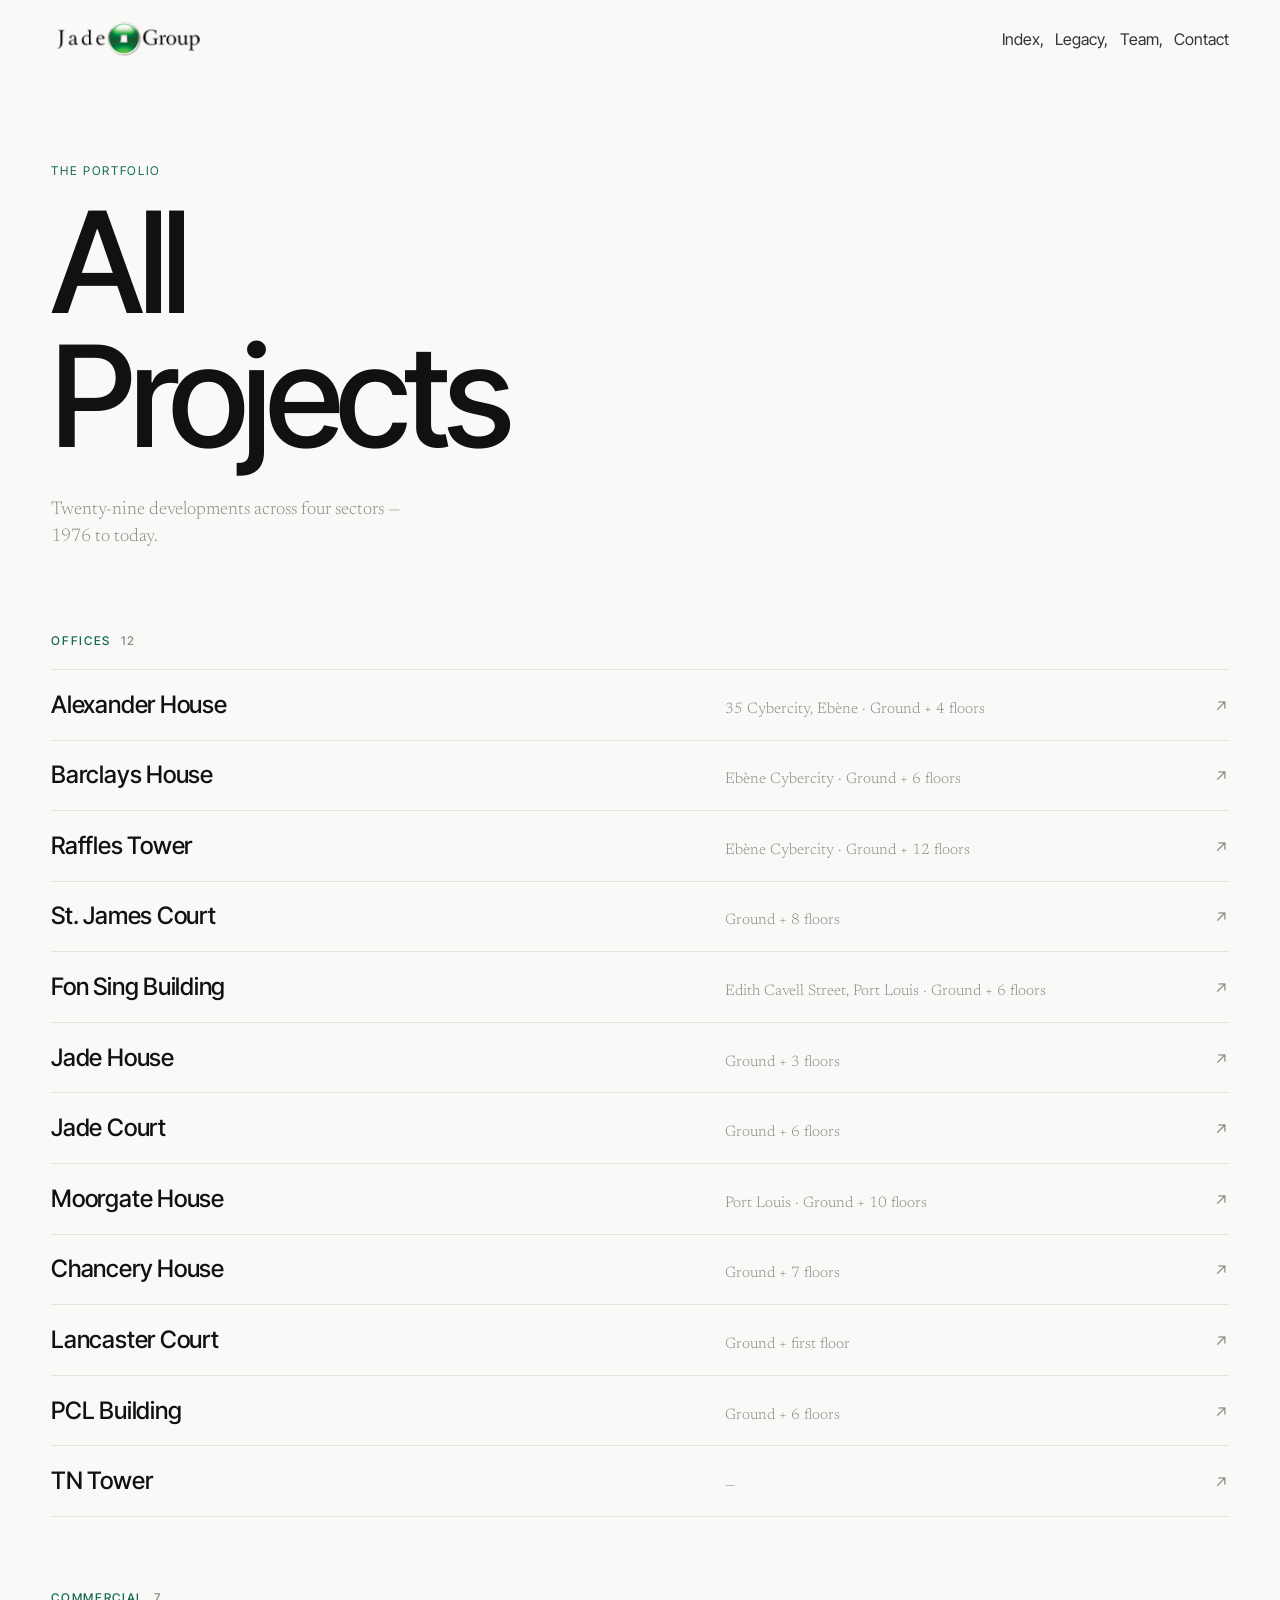
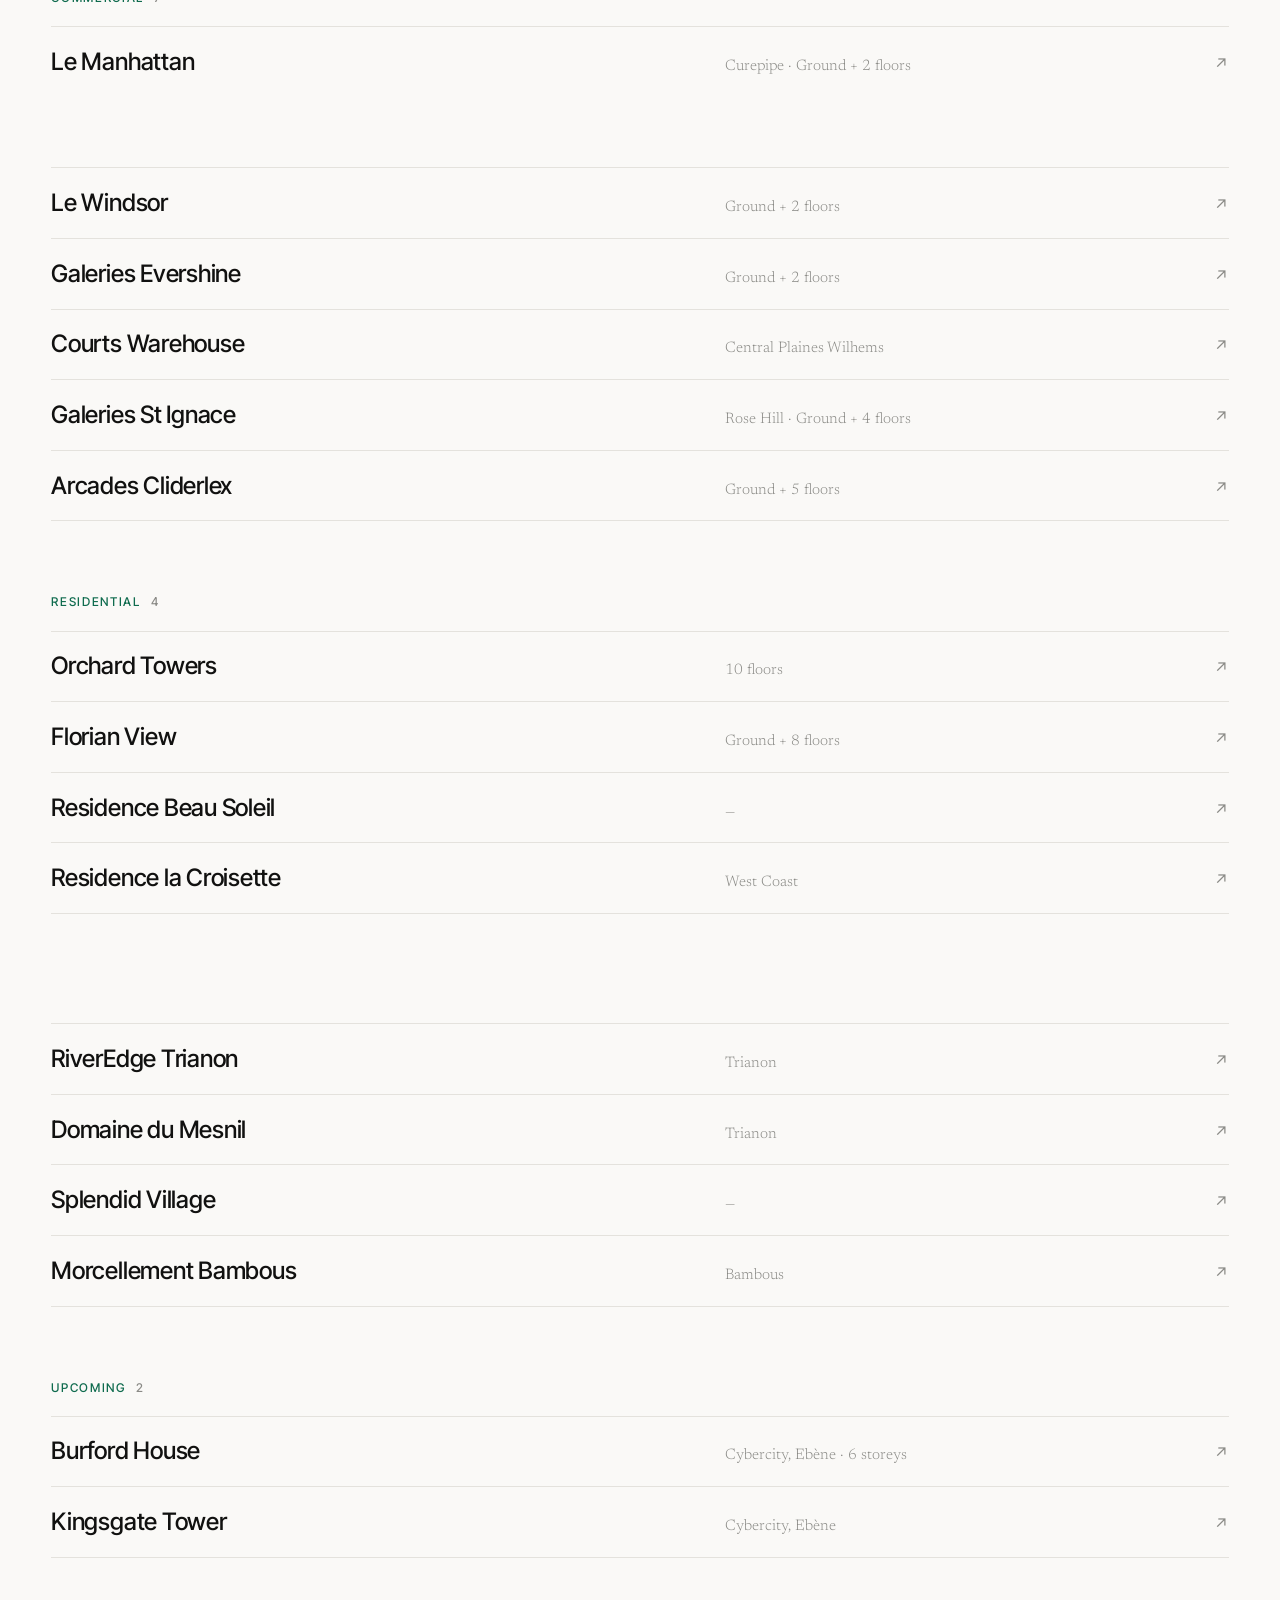
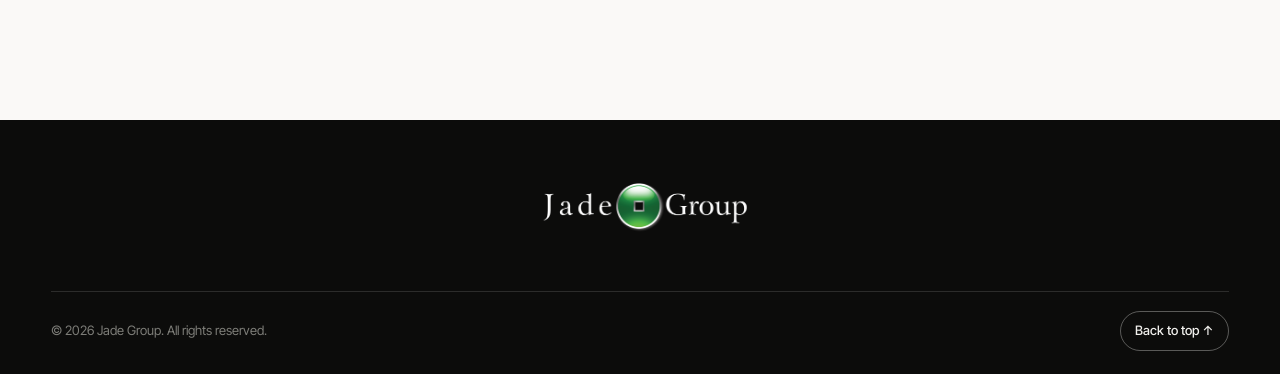
<file: project.html>
<!DOCTYPE html>
<html lang="en">
<head>
  <meta charset="UTF-8">
  <meta name="viewport" content="width=device-width, initial-scale=1.0">
  <title>Project — Jade Group</title>
  <meta name="description" content="A Jade Group development in Mauritius.">

  <!-- Defaults. The script below rewrites title/description/og:* per project,
       which Google honours (it renders JS). Non-rendering scrapers such as
       WhatsApp and Facebook only ever see these defaults, because every
       project shares this one file via ?p=<slug>. Giving each project its own
       social preview needs one static page per project — see README. -->
  <link rel="canonical" href="https://www.jadegroup.mu/projects.html">
  <meta property="og:type" content="article">
  <meta property="og:site_name" content="Jade Group">
  <meta property="og:locale" content="en_MU">
  <meta property="og:url" content="https://www.jadegroup.mu/projects.html">
  <meta property="og:title" content="Projects — Jade Group">
  <meta property="og:description" content="Office buildings, commercial centres, residences and land developments across Mauritius since 1976.">
  <meta property="og:image" content="https://www.jadegroup.mu/img/og-cover.jpg">
  <meta property="og:image:width" content="1200">
  <meta property="og:image:height" content="630">
  <meta property="og:image:alt" content="Raffles Tower, Barclays House and Alexander House at night in Ebène Cybercity">
  <meta name="twitter:card" content="summary_large_image">
  <meta name="twitter:title" content="Projects — Jade Group">
  <meta name="twitter:description" content="Office buildings, commercial centres, residences and land developments across Mauritius since 1976.">
  <meta name="twitter:image" content="https://www.jadegroup.mu/img/og-cover.jpg">
  <meta name="theme-color" content="#0c0c0b">

  <script>document.documentElement.classList.add("js");</script>

  <link rel="preconnect" href="https://fonts.googleapis.com">
  <link rel="preconnect" href="https://fonts.gstatic.com" crossorigin>
  <link href="https://fonts.googleapis.com/css2?family=Inter+Tight:wght@300;400;500;600&family=Newsreader:ital,opsz,wght@0,6..72,300;0,6..72,400;1,6..72,300;1,6..72,400&display=swap" rel="stylesheet">

  <link rel="stylesheet" href="css/style.css?v=20260802-1">
  <link rel="icon" href="img/favicon.svg?v=20260717-2" type="image/svg+xml">
</head>
<body id="top">

  <header class="nav">
    <a class="nav__brand" href="index.html" aria-label="Jade Group — home">
      <img class="nav__logo nav__logo--light" src="img/brand/jade-group-white.png" alt="">
      <img class="nav__logo nav__logo--dark" src="img/brand/jade-group-dark.png" alt="Jade Group">
    </a>
    <nav class="nav__links" aria-label="Main">
      <a href="index.html">Index,</a>
      <a href="projects.html">Projects,</a>
      <a href="index.html#people">Team,</a>
      <a href="index.html#contact">Contact</a>
    </nav>
  </header>

  <main class="pdetail">
    <header class="pdetail__head">
      <p class="pdetail__crumb reveal"><a href="projects.html">← All projects</a></p>
      <p class="eyebrow reveal" id="p-cat"></p>
      <h1 class="reveal" id="p-name"></h1>
    </header>

    <section class="pdetail__body">
      <div class="pdetail__meta reveal">
        <dl>
          <div id="p-location-row"><dt>Location</dt><dd id="p-location"></dd></div>
          <div id="p-floors-row"><dt>Scale</dt><dd id="p-floors"></dd></div>
          <div><dt>Sector</dt><dd id="p-sector"></dd></div>
          <div><dt>Enquiries</dt><dd>Charles Li<br><a href="mailto:charles.li@jadegroup.mu">charles.li@jadegroup.mu</a></dd></div>
        </dl>
      </div>
      <div class="pdetail__text">
        <p class="pdetail__lead serif reveal" id="p-lead"></p>
        <p class="pdetail__desc reveal" id="p-body"></p>
        <div class="pdetail__features reveal" id="p-features-wrap">
          <h2>Features</h2>
          <ul id="p-features"></ul>
        </div>
      </div>
    </section>

    <section class="pdetail__gallery" id="p-gallery"></section>

    <nav class="pdetail__next reveal" aria-label="Next project">
      <p class="eyebrow">Next project</p>
      <a id="p-next" href="#"><span class="serif" id="p-next-name"></span> <span aria-hidden="true">→</span></a>
    </nav>
  </main>

  <footer class="footer">
    <img class="footer__logo" src="img/brand/jade-group-white.png" alt="Jade Group">
    <div class="footer__row">
      <p>© 2026 Jade Group. All rights reserved.</p>
      <a href="#top">Back to top ↑</a>
    </div>
  </footer>

  <script src="js/projects-data.js?v=20260727-1"></script>
  <script>
    (function () {
      var slug = new URLSearchParams(window.location.search).get("p");
      var all = window.JADE_PROJECTS;
      var i = all.findIndex(function (p) { return p.slug === slug; });
      if (i === -1) { window.location.replace("projects.html"); return; }
      var p = all[i];

      var pageTitle = p.name + " — Jade Group";
      var pageDesc = p.name + " — " + p.blurb + " A Jade Group development in Mauritius.";
      var pageUrl = "https://www.jadegroup.mu/project.html?p=" + p.slug;
      var pageImg = p.images && p.images.length
        ? "https://www.jadegroup.mu/" + p.images[0]
        : "https://www.jadegroup.mu/img/og-cover.jpg";

      document.title = pageTitle;

      // Keep the social/canonical tags in step with the project being shown.
      var meta = {
        'meta[name="description"]': pageDesc,
        'meta[property="og:title"]': pageTitle,
        'meta[property="og:description"]': pageDesc,
        'meta[property="og:url"]': pageUrl,
        'meta[property="og:image"]': pageImg,
        'meta[property="og:image:alt"]': "Photograph of " + p.name,
        'meta[name="twitter:title"]': pageTitle,
        'meta[name="twitter:description"]': pageDesc,
        'meta[name="twitter:image"]': pageImg
      };
      Object.keys(meta).forEach(function (sel) {
        var el = document.querySelector(sel);
        if (el) el.setAttribute("content", meta[sel]);
      });
      var canonical = document.querySelector('link[rel="canonical"]');
      if (canonical) canonical.setAttribute("href", pageUrl);

      var $ = function (id) { return document.getElementById(id); };
      $("p-cat").textContent = p.category;
      $("p-name").textContent = p.name;
      $("p-sector").textContent = p.category;
      $("p-lead").textContent = p.blurb;

      if (p.location) {
        if (p.mapUrl) {
          var mapLink = document.createElement("a");
          mapLink.href = p.mapUrl;
          mapLink.target = "_blank";
          mapLink.rel = "noopener";
          mapLink.textContent = p.location + " ↗";
          mapLink.setAttribute("aria-label", "Open " + p.name + " in Google Maps");
          $("p-location").appendChild(mapLink);
        } else { $("p-location").textContent = p.location; }
      }
      else { $("p-location-row").remove(); }

      if (p.floors) { $("p-floors").textContent = p.floors; }
      else { $("p-floors-row").remove(); }

      if (p.body && p.body !== p.blurb) { $("p-body").textContent = p.body; }
      else { $("p-body").remove(); }

      if (p.features && p.features.length) {
        var ul = $("p-features");
        p.features.forEach(function (f) {
          var li = document.createElement("li");
          li.textContent = f;
          ul.appendChild(li);
        });
      } else { $("p-features-wrap").remove(); }

      var gallery = $("p-gallery");
      if (p.images && p.images.length) {
        p.images.forEach(function (src) {
          var fig = document.createElement("figure");
          var img = document.createElement("img");
          img.src = src;
          img.alt = (p.category === "Upcoming" ? "Architectural render of " : "Photograph of ") + p.name;
          img.loading = "lazy";
          img.decoding = "async";

          var caption = document.createElement("figcaption");
          caption.className = "photo__label";
          caption.textContent = (p.category === "Upcoming" ? "Architectural render — " : "Photograph — ") + p.name;

          fig.className = "project-photo reveal";
          fig.append(img, caption);
          gallery.appendChild(fig);
        });
        if (p.images.length === 1) gallery.classList.add("pdetail__gallery--single");
      } else {
        [0, 1].forEach(function (n) {
          var fig = document.createElement("figure");
          var label = document.createElement("span");
          fig.className = "placeholder reveal";
          fig.dataset.photo = p.name;
          label.className = "placeholder__label";
          label.textContent = "Photograph — " + p.name + " (" + (n + 1) + ")";
          fig.appendChild(label);
          gallery.appendChild(fig);
        });
      }

      var next = all[(i + 1) % all.length];
      $("p-next").href = "project.html?p=" + next.slug;
      $("p-next-name").textContent = next.name;
    })();
  </script>
  <script src="js/main.js?v=20260730-4"></script>
</body>
</html>
</file>
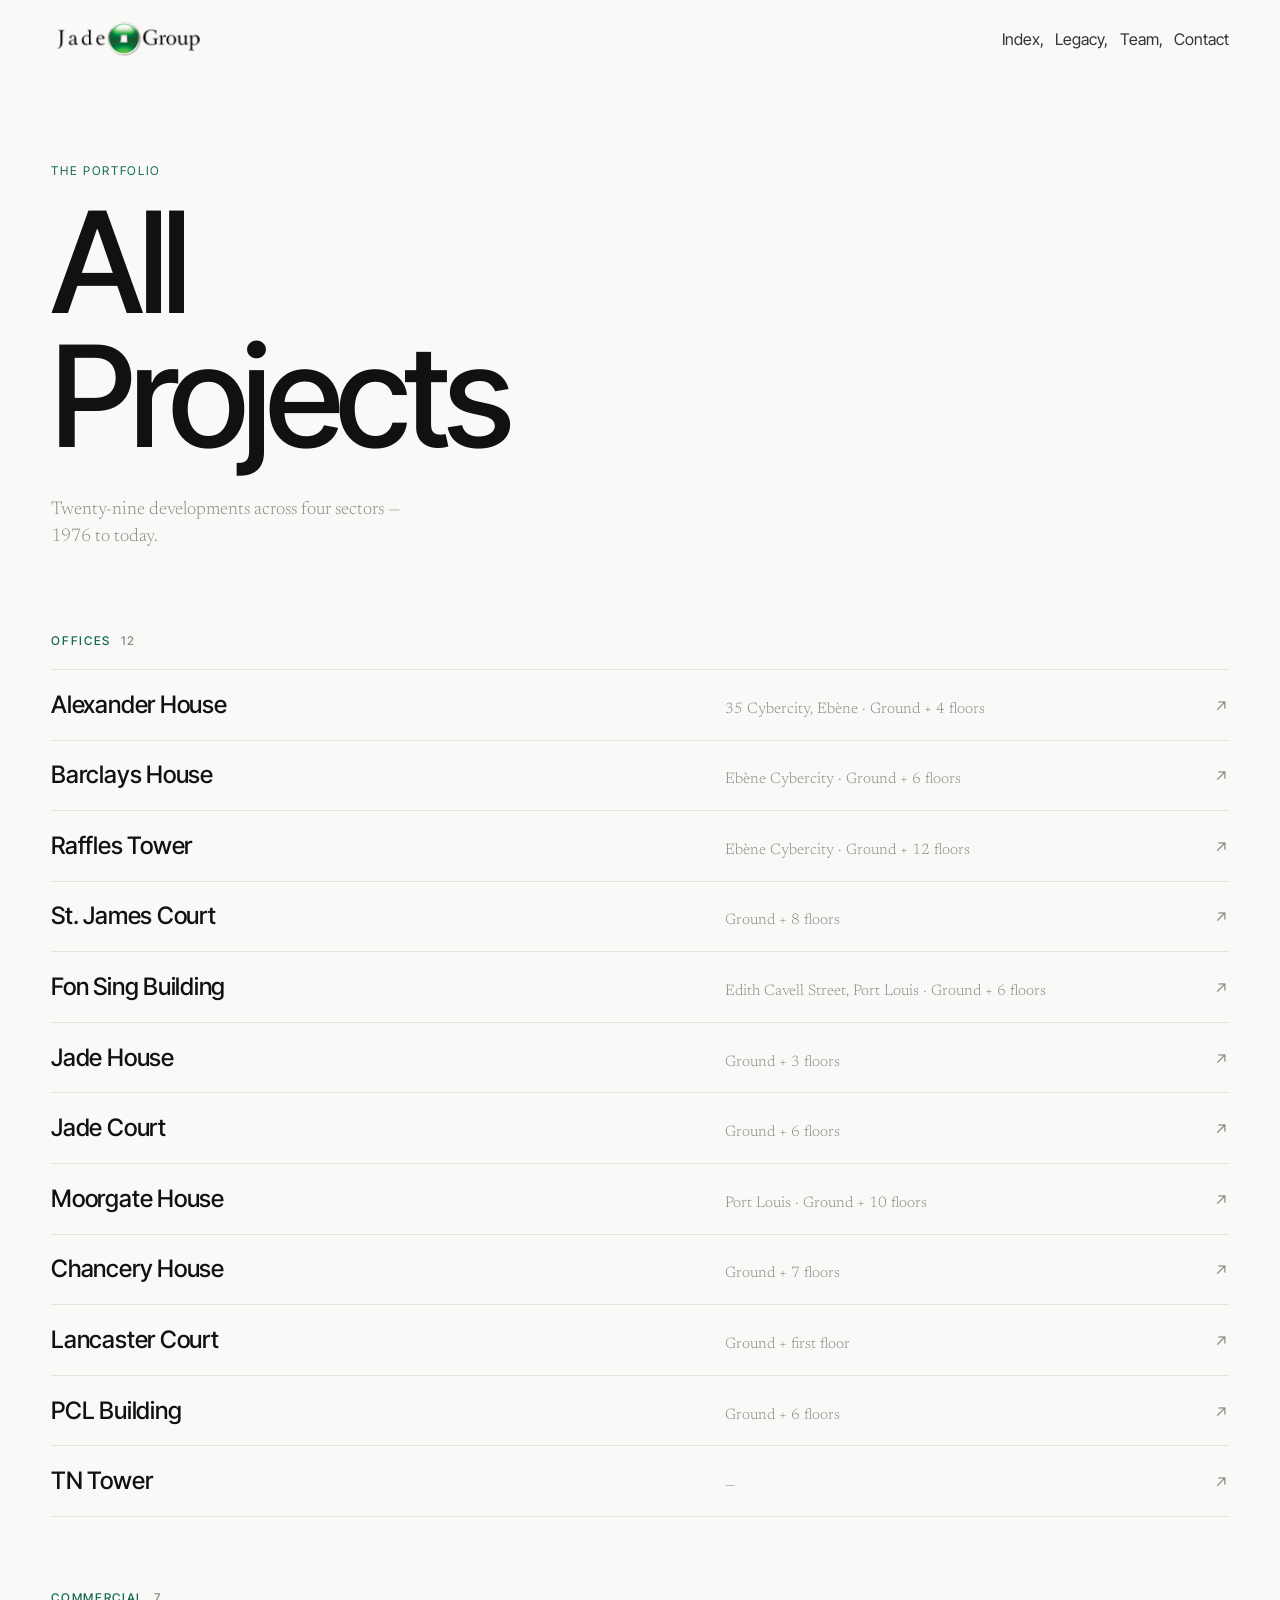
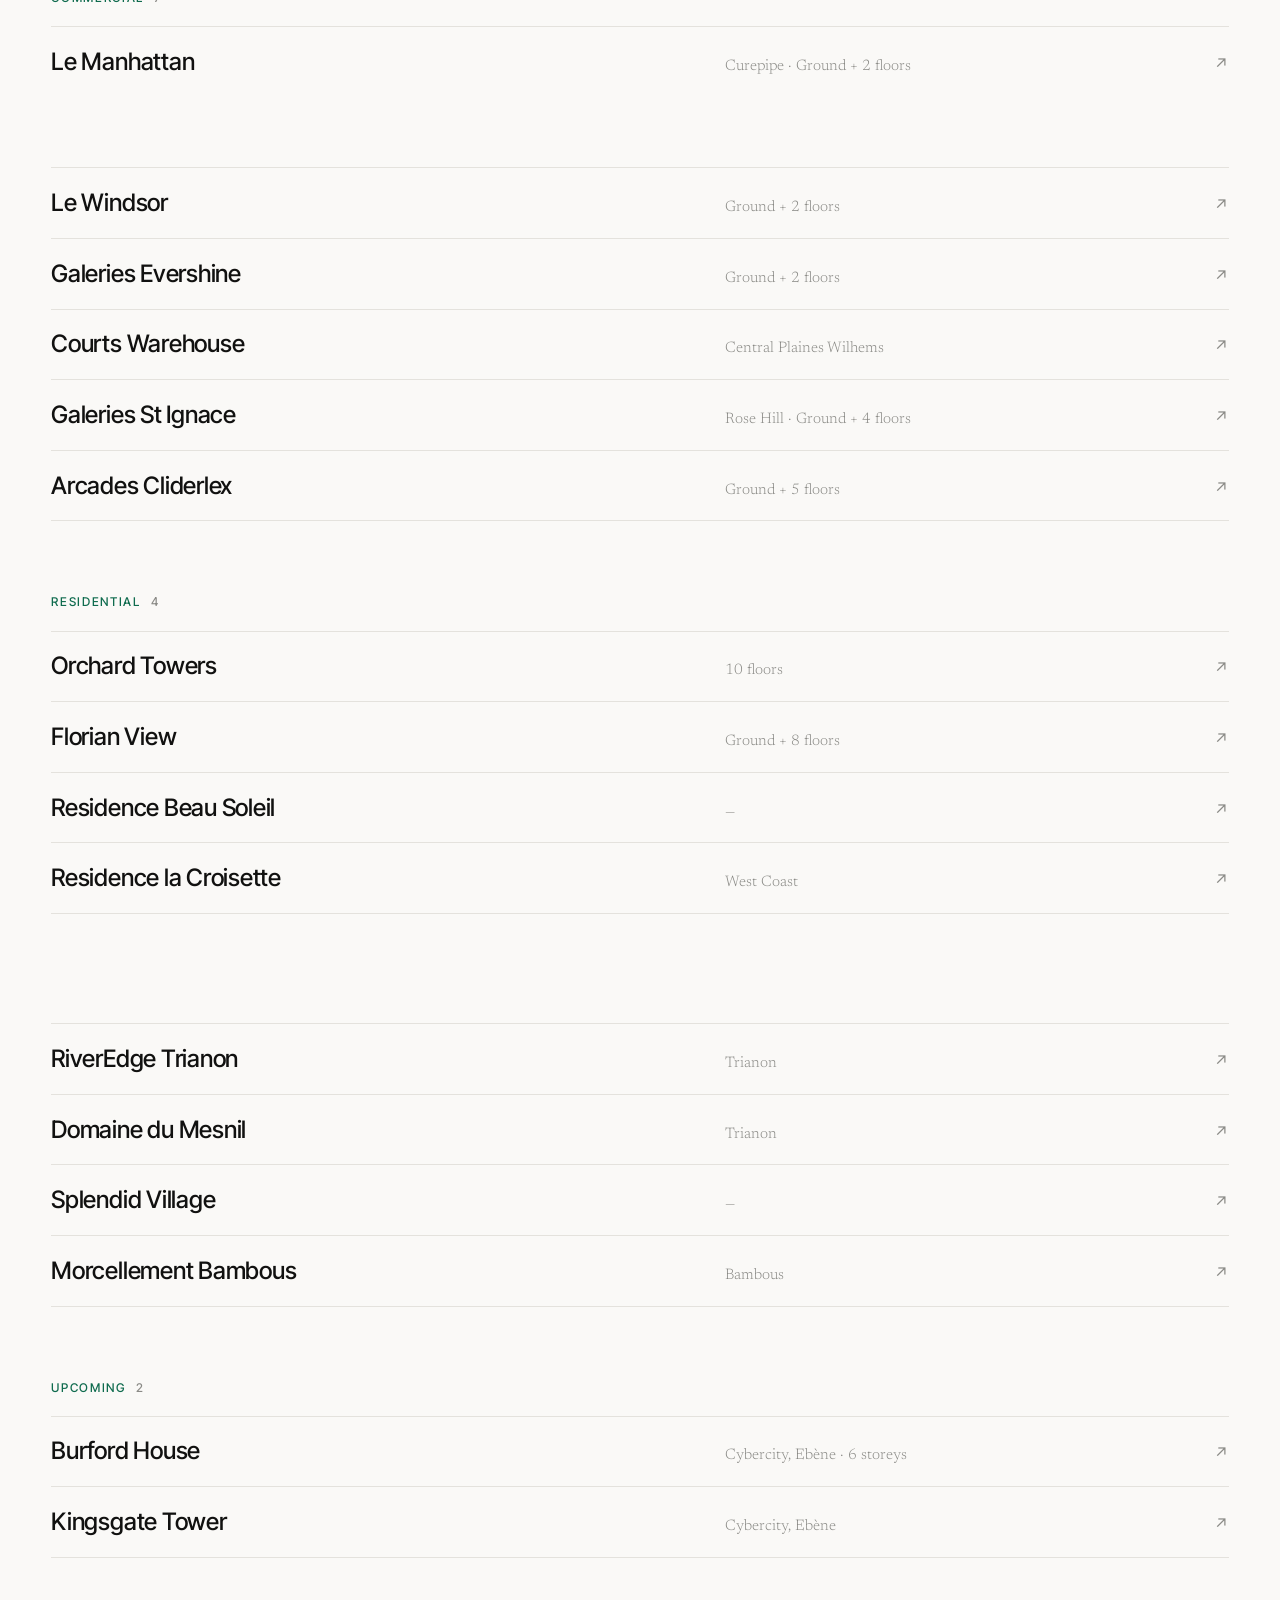
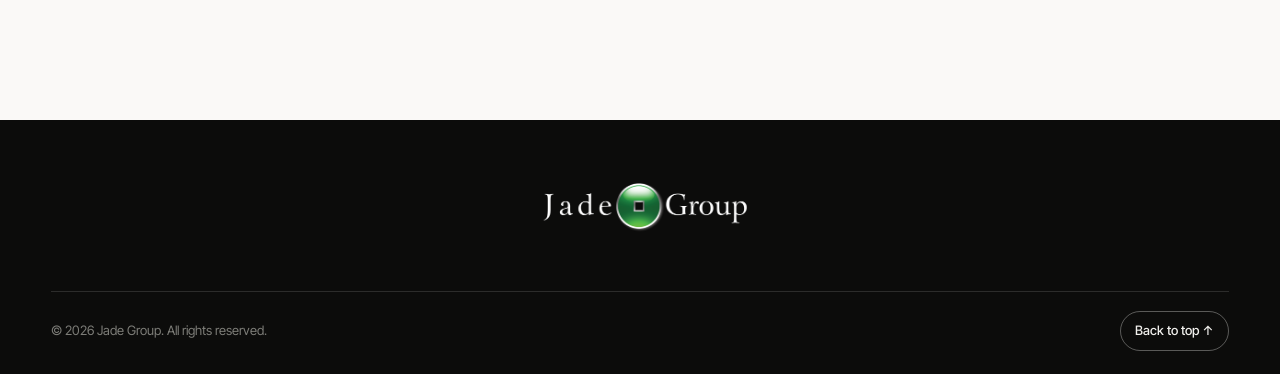
<file: projects.html>
<!DOCTYPE html>
<html lang="en">
<head>
  <meta charset="UTF-8">
  <meta name="viewport" content="width=device-width, initial-scale=1.0">
  <title>Projects — Jade Group</title>
  <meta name="description" content="The complete Jade Group portfolio — office buildings, commercial centres, residences and land developments across Mauritius since 1976.">

  <link rel="canonical" href="https://www.jadegroup.mu/projects.html">
  <meta property="og:type" content="website">
  <meta property="og:site_name" content="Jade Group">
  <meta property="og:locale" content="en_MU">
  <meta property="og:url" content="https://www.jadegroup.mu/projects.html">
  <meta property="og:title" content="All Projects — Jade Group">
  <meta property="og:description" content="Twenty-nine developments across four sectors — offices, commercial centres, residences and land parceling — throughout Mauritius since 1976.">
  <meta property="og:image" content="https://www.jadegroup.mu/img/og-cover.jpg">
  <meta property="og:image:width" content="1200">
  <meta property="og:image:height" content="630">
  <meta property="og:image:alt" content="Raffles Tower, Barclays House and Alexander House at night in Ebène Cybercity">
  <meta name="twitter:card" content="summary_large_image">
  <meta name="twitter:title" content="All Projects — Jade Group">
  <meta name="twitter:description" content="Twenty-nine developments across four sectors, throughout Mauritius since 1976.">
  <meta name="twitter:image" content="https://www.jadegroup.mu/img/og-cover.jpg">
  <meta name="theme-color" content="#0c0c0b">

  <script>document.documentElement.classList.add("js");</script>

  <link rel="preconnect" href="https://fonts.googleapis.com">
  <link rel="preconnect" href="https://fonts.gstatic.com" crossorigin>
  <link href="https://fonts.googleapis.com/css2?family=Inter+Tight:wght@300;400;500;600&family=Newsreader:ital,opsz,wght@0,6..72,300;0,6..72,400;1,6..72,300;1,6..72,400&display=swap" rel="stylesheet">

  <link rel="stylesheet" href="css/style.css?v=20260802-1">
  <link rel="icon" href="img/favicon.svg?v=20260717-2" type="image/svg+xml">
</head>
<body id="top">

  <header class="nav">
    <a class="nav__brand" href="index.html" aria-label="Jade Group — home">
      <img class="nav__logo nav__logo--light" src="img/brand/jade-group-white.png" alt="">
      <img class="nav__logo nav__logo--dark" src="img/brand/jade-group-dark.png" alt="Jade Group">
    </a>
    <nav class="nav__links" aria-label="Main">
      <a href="index.html">Index,</a>
      <a href="index.html#legacy">Legacy,</a>
      <a href="index.html#people">Team,</a>
      <a href="index.html#contact">Contact</a>
    </nav>
  </header>

  <main class="plist">
    <header class="plist__head">
      <p class="eyebrow reveal">The portfolio</p>
      <h1 class="reveal">All<br>Projects</h1>
      <p class="plist__note serif reveal">Twenty-nine developments across four sectors —<br>1976 to today.</p>
    </header>

    <div id="plist-groups"><!-- populated by script below --></div>
  </main>

  <footer class="footer">
    <img class="footer__logo" src="img/brand/jade-group-white.png" alt="Jade Group">
    <div class="footer__row">
      <p>© 2026 Jade Group. All rights reserved.</p>
      <a href="#top">Back to top ↑</a>
    </div>
  </footer>

  <script src="js/projects-data.js?v=20260726-4"></script>
  <script>
    (function () {
      var ORDER = ["Offices", "Commercial", "Residential", "Land Parceling", "Upcoming"];
      var root = document.getElementById("plist-groups");

      ORDER.forEach(function (cat) {
        var items = window.JADE_PROJECTS.filter(function (p) { return p.category === cat; });
        if (!items.length) return;

        var section = document.createElement("section");
        section.className = "plist__group";

        var head = document.createElement("h2");
        head.className = "plist__cat reveal";
        head.innerHTML = cat + ' <span class="plist__count">' + items.length + "</span>";
        section.appendChild(head);

        items.forEach(function (p) {
          var a = document.createElement("a");
          a.className = "plist__row reveal";
          a.href = "project.html?p=" + p.slug;
          var meta = [p.location, p.floors].filter(Boolean).join(" · ");
          a.innerHTML =
            '<span class="plist__name">' + p.name + "</span>" +
            '<span class="plist__meta serif">' + (meta || "—") + "</span>" +
            '<span class="plist__arrow" aria-hidden="true">↗</span>';
          section.appendChild(a);
        });

        root.appendChild(section);
      });
    })();
  </script>
  <script src="js/main.js?v=20260730-4"></script>
</body>
</html>
</file>
<file: css/style.css>
/* ============================================================
   Jade Group — editorial one-pager
   Type: Inter Tight (grotesk display/UI) + Newsreader (serif)
   Palette: near-black on warm white, inverted dark close,
            jade green used sparingly as the only accent.
   ============================================================ */

:root {
  --ink: #111110;
  --paper: #faf9f7;
  --story-paper: #f1f4ef;
  --grey: #8a8a86;
  --line: #e4e2dd;
  --jade: #0f6b4e;
  --jade-bright: #17a06e;
  --dark: #0c0c0b;
  --dark-ink: #f0efec;
  --dark-grey: #7d7d78;

  --sans: "Inter Tight", "Helvetica Neue", Helvetica, Arial, sans-serif;
  --serif: "Newsreader", Georgia, "Times New Roman", serif;

  --gutter: clamp(1.25rem, 4vw, 4rem);
  --ease: cubic-bezier(0.22, 1, 0.36, 1);
}

* { margin: 0; padding: 0; box-sizing: border-box; }

html { scroll-behavior: smooth; }

body {
  font-family: var(--sans);
  font-weight: 400;
  background: var(--paper);
  color: var(--ink);
  line-height: 1.5;
  -webkit-font-smoothing: antialiased;
  text-rendering: optimizeLegibility;
}

img { max-width: 100%; display: block; }
a { color: inherit; }
abbr { text-decoration: none; }

a:focus-visible {
  outline: 2px solid var(--jade-bright);
  outline-offset: 0.3rem;
}

.serif { font-family: var(--serif); font-weight: 300; }

.eyebrow {
  font-size: 0.75rem;
  letter-spacing: 0.14em;
  text-transform: uppercase;
  color: var(--jade);
}
.eyebrow--light { color: var(--jade-bright); }

/* ---------- reveal-on-scroll ---------- */
.js .reveal {
  opacity: 0;
  transform: translateY(2.2rem);
  transition: opacity 0.9s var(--ease), transform 0.9s var(--ease);
  transition-delay: var(--d, 0s);
}
.js .reveal.in { opacity: 1; transform: none; }

@media (prefers-reduced-motion: reduce) {
  html { scroll-behavior: auto; }
  .reveal { opacity: 1; transform: none; transition: none; }
}

/* ---------- project photography ---------- */
.project-photo {
  position: relative;
  overflow: hidden;
  background: #14231e;
}
.project-photo img {
  position: absolute;
  inset: 0;
  width: 100%;
  height: 100%;
  object-fit: cover;
  transition: transform 0.8s var(--ease), filter 0.8s var(--ease);
}
.gallery .project-photo img {
  top: -1.5rem;
  bottom: auto;
  height: calc(100% + 3rem);
  transform: translate3d(0, var(--photo-shift, 0px), 0) scale(1.025);
  will-change: transform;
}
.project-photo::after {
  content: "";
  position: absolute;
  inset: auto 0 0;
  height: 32%;
  background: linear-gradient(to top, rgba(7, 12, 10, 0.48), transparent);
  pointer-events: none;
  z-index: 2;
}

/* ---------- photo placeholders (swap for real images) ---------- */
.placeholder {
  position: relative;
  overflow: hidden;
  background:
    radial-gradient(120% 90% at 15% 10%, rgba(23, 160, 110, 0.16), transparent 60%),
    radial-gradient(90% 120% at 90% 90%, rgba(15, 107, 78, 0.22), transparent 55%),
    linear-gradient(160deg, #191a19 0%, #10201a 55%, #0c0c0b 100%);
}
.placeholder::after {
  /* fine grain */
  content: "";
  position: absolute; inset: 0;
  background-image: url("data:image/svg+xml,%3Csvg xmlns='http://www.w3.org/2000/svg' width='140' height='140'%3E%3Cfilter id='n'%3E%3CfeTurbulence type='fractalNoise' baseFrequency='0.9' numOctaves='2'/%3E%3C/filter%3E%3Crect width='140' height='140' filter='url(%23n)' opacity='0.35'/%3E%3C/svg%3E");
  opacity: 0.18;
  mix-blend-mode: overlay;
  pointer-events: none;
}
.placeholder__label {
  position: absolute;
  left: 1.1rem; bottom: 1rem;
  font-size: 0.6875rem;
  letter-spacing: 0.12em;
  text-transform: uppercase;
  color: rgba(240, 239, 236, 0.5);
  border: 1px solid rgba(240, 239, 236, 0.18);
  padding: 0.35rem 0.6rem;
  border-radius: 2rem;
  z-index: 3;
}

/* ============================================================
   NAV
   ============================================================ */
.nav {
  position: fixed;
  inset: 0 0 auto 0;
  z-index: 100;
  display: flex;
  justify-content: space-between;
  align-items: center;
  padding: 1.1rem var(--gutter);
  color: var(--ink);
  transition: color 0.25s;
}
.nav--dark { color: #fff; text-shadow: 0 1px 0.8rem rgba(0, 0, 0, 0.5); }
.nav a { text-decoration: none; }
.nav__brand {
  position: relative;
  display: block;
  width: clamp(9.5rem, 12vw, 13rem);
  aspect-ratio: 500 / 137;
  line-height: 0;
}
.nav__logo {
  position: absolute;
  inset: 0;
  display: block;
  width: 100%;
  height: 100%;
  object-fit: contain;
  object-position: left center;
  transition: opacity 0.25s;
}
.nav__logo--light { opacity: 0; }
.nav__logo--dark { opacity: 1; }
.nav--dark .nav__logo--light { opacity: 1; }
.nav--dark .nav__logo--dark { opacity: 0; }
.nav__links {
  display: flex;
  gap: 0.7rem;
  font-size: clamp(1rem, 1.15vw, 1.2rem);
  line-height: 1;
}
.nav__links a { opacity: 0.85; transition: opacity 0.25s; }
.nav__links a:hover { opacity: 1; text-decoration: underline; text-underline-offset: 0.3em; }

/* ============================================================
   HERO
   ============================================================ */
.hero {
  position: relative;
  height: 135svh;
  min-height: 0;
  color: var(--dark-ink);
}
.hero__sticky {
  position: sticky;
  top: 0;
  height: 100svh;
  display: flex;
  flex-direction: column;
  justify-content: flex-end;
  overflow: hidden;
  isolation: isolate;
}
.hero__media {
  position: absolute; inset: 0;
  z-index: -1;
  overflow: hidden;
}
.hero__media .placeholder__label { left: auto; right: 1.1rem; top: 4.2rem; bottom: auto; }
.hero__media::before {
  /* legibility scrim */
  content: "";
  position: absolute; inset: 0;
  background: linear-gradient(
    to top,
    rgba(10, 10, 9, 0.76) 0%,
    rgba(10, 10, 9, 0.38) 42%,
    transparent 68%
  );
  z-index: 3;
}
.hero__media > .hero__image {
  position: absolute;
  inset: 0;
  width: 100%;
  height: 100%;
  z-index: 0;
  object-fit: cover;
  object-position: center var(--hero-pan, 0%);
  opacity: 1;
  pointer-events: none;
  will-change: object-position;
  transition: object-position 0.04s linear;
}
.hero__inner {
  padding: 0 var(--gutter);
  margin-bottom: 3rem;
  opacity: var(--hero-copy, 0);
  transform: translate3d(0, var(--hero-copy-y, 2rem), 0);
  will-change: opacity, transform;
}
.hero__title {
  font-size: clamp(3.2rem, 11.5vw, 11rem);
  line-height: 0.96;
  font-weight: 500;
  letter-spacing: -0.035em;
  text-wrap: balance;
}
.hero__line { display: block; }
.hero__line--serif {
  font-family: var(--serif);
  font-weight: 300;
  font-style: italic;
  letter-spacing: -0.01em;
}
.hero__explore {
  display: inline-grid;
  gap: .12rem;
  margin-top: clamp(1.35rem, 2.4vh, 2.2rem);
  padding: .72rem 1rem .76rem;
  border: 1px solid rgba(255, 255, 255, .42);
  border-radius: 2rem;
  background: rgba(6, 15, 18, .38);
  color: #fff;
  text-decoration: none;
  backdrop-filter: blur(12px);
  transition: background .25s, border-color .25s, transform .35s var(--ease);
}
.hero__explore span {
  font-size: .72rem;
  font-weight: 500;
  letter-spacing: .11em;
  text-transform: uppercase;
}
.hero__explore small {
  color: rgba(255,255,255,.6);
  font-family: var(--serif);
  font-size: .72rem;
}
.hero__explore:hover {
  border-color: rgba(74, 196, 145, .9);
  background: rgba(15, 107, 78, .78);
  transform: translateY(-2px);
}
/* ============================================================
   CAPABILITIES — kinetic service rail
   ============================================================ */
.capabilities {
  position: relative;
  overflow: hidden;
  padding: clamp(1.15rem, 2.4vh, 1.75rem) 0;
  border-top: 1px solid rgba(151, 255, 210, .3);
  border-bottom: 1px solid rgba(91, 229, 173, .22);
  background: rgba(4, 17, 14, .88);
  box-shadow:
    inset 0 1px 0 rgba(255, 255, 255, .08),
    inset 0 -1.5rem 2.8rem rgba(0, 0, 0, .12);
  backdrop-filter: blur(18px) saturate(135%);
  -webkit-backdrop-filter: blur(18px) saturate(135%);
  color: #d9f8e9;
}
.motto__marquee {
  width: 100%;
  margin: 0;
  overflow: hidden;
  color: #72e4b4;
  -webkit-mask-image: linear-gradient(to right, transparent, #000 7%, #000 93%, transparent);
  mask-image: linear-gradient(to right, transparent, #000 7%, #000 93%, transparent);
}
.motto__marquee-track {
  display: flex;
  width: max-content;
  will-change: transform;
  animation: motto-marquee 30s linear infinite;
}
.motto__marquee:hover .motto__marquee-track { animation-play-state: paused; }
.motto__marquee-set {
  display: flex;
  flex: none;
  align-items: center;
  gap: clamp(1.15rem, 2.35vw, 2.8rem);
  padding-right: clamp(1.15rem, 2.35vw, 2.8rem);
  white-space: nowrap;
  font-size: clamp(1.45rem, 2.15vw, 3.2rem);
  font-weight: 500;
  letter-spacing: -0.025em;
}
.motto__marquee-set span {
  transition: color .3s var(--ease), transform .3s var(--ease);
}
.motto__marquee-set span:hover {
  color: #fff;
  transform: translateY(-.12em);
}
.motto__marquee-set i {
  color: var(--jade-bright);
  font-family: var(--serif);
  font-size: 1.25em;
  font-style: normal;
  font-weight: 300;
}
.motto__marquee-set .motto__property {
  font-family: var(--serif);
  font-size: 1.3em;
  font-style: italic;
  font-weight: 400;
  letter-spacing: -0.01em;
}
@keyframes motto-marquee {
  to { transform: translateX(-25%); }
}
/* ============================================================
   MOTTO — company philosophy
   ============================================================ */
.motto {
  padding: clamp(5.5rem, 11vh, 9rem) var(--gutter) clamp(5rem, 10vh, 8rem);
  text-align: center;
  overflow: hidden;
  background: var(--story-paper);
}
.motto__title {
  font-size: clamp(2.75rem, 5.1vw, 5.4rem);
  line-height: 0.95;
  font-weight: 500;
  letter-spacing: -0.04em;
}
.motto__attr {
  margin-top: 1.1rem;
  font-family: var(--serif);
  font-style: italic;
  color: var(--grey);
  font-size: 1.05rem;
}
.motto__cols {
  margin: 3rem auto 0;
  max-width: 64rem;
  display: grid;
  grid-template-columns: repeat(auto-fit, minmax(16rem, 1fr));
  gap: clamp(4rem, 7vw, 7rem);
  text-align: left;
  font-size: 1.18rem;
  line-height: 1.65;
  color: var(--ink);
}
.motto__lead {
  font-size: 1.18rem;
  color: var(--ink);
}

/* ============================================================
   BUILD — Alexander House assembling as you scroll
   Frames are pre-rendered from the AutoCAD structural model, so what
   rises is the actual blockwork, columns, slabs and lift core.
   ============================================================ */
.build {
  position: relative;
  width: 100%;
  height: 320svh;                 /* scroll runway for the sequence */
  min-height: 40rem;
  background: var(--dark);
  color: var(--dark-ink);
}
.build__sticky {
  position: sticky;
  top: 0;
  height: 100svh;
  min-height: 34rem;
  overflow: hidden;
  display: grid;
  grid-template-columns: minmax(18rem, 34%) 1fr;
  align-items: stretch;
  gap: clamp(1rem, 4vw, 4rem);
  padding: clamp(3rem, 7vh, 5.5rem) var(--gutter) clamp(4.5rem, 9vh, 7rem);
}
/* a slow jade wash so the concrete is not floating in flat black */
.build__sticky::before {
  content: "";
  position: absolute;
  inset: 0;
  background:
    radial-gradient(70% 60% at 68% 45%, rgba(23,160,110,.10), transparent 70%),
    radial-gradient(90% 80% at 20% 90%, rgba(10,40,32,.55), transparent 70%);
  pointer-events: none;
}

.build__stage {
  grid-column: 2;
  grid-row: 1;
  position: relative;
  min-height: 0;      /* lets the grid row actually clamp it */
  min-width: 0;
}
.build__frames {
  position: absolute;
  inset: 0;
}
/* Every frame fills the stage and is contained inside it, so the structure
   stays put and correctly framed as it grows taller. */
.build__frames img {
  position: absolute;
  inset: 0;
  width: 100%;
  height: 100%;
  object-fit: contain;
  object-position: center bottom;   /* it grows upward from the ground */
  opacity: 0;
}
.build__frames img.is-shown { opacity: 1; }

.build__copy {
  grid-column: 1;
  grid-row: 1;
  position: relative;
  z-index: 2;
  align-self: center;
  max-width: 30rem;
}
.build__eyebrow { color: var(--jade-bright); }
.build__title {
  margin-top: 1rem;
  font-size: clamp(2.2rem, 4.6vw, 4rem);
  line-height: 1.02;
  font-weight: 500;
  letter-spacing: -0.03em;
}
.build__title em {
  font-family: var(--serif);
  font-style: italic;
  font-weight: 300;
  color: var(--jade-bright);
}
.build__body {
  margin-top: 1.6rem;
  font-family: var(--serif);
  font-size: clamp(1rem, 1.5vw, 1.2rem);
  line-height: 1.55;
  color: var(--dark-grey);
  max-width: 26rem;
}

/* storey readout */
.build__meter {
  position: absolute;
  left: var(--gutter);
  right: var(--gutter);
  bottom: clamp(1.6rem, 4vh, 3rem);
  z-index: 2;
  display: flex;
  align-items: center;
  gap: 1rem;
  font-size: 0.7rem;
  letter-spacing: 0.14em;
  text-transform: uppercase;
  color: var(--dark-grey);
}
.build__level { min-width: 8.5rem; color: var(--dark-ink); }
.build__scale { flex: none; }
.build__track {
  position: relative;
  flex: 1;
  height: 1px;
  background: rgba(240, 239, 236, 0.16);
}
.build__track i {
  position: absolute;
  inset: 0 auto 0 0;
  width: 100%;
  background: var(--jade-bright);
  transform: scaleX(var(--build-progress, 0));
  transform-origin: 0 50%;
}

@media (max-width: 900px) {
  .build { height: 280svh; }
  .build__sticky {
    grid-template-columns: 1fr;
    align-content: center;
    gap: 1rem;
  }
  .build__stage { grid-column: 1; grid-row: 2; min-height: 44svh; }
  .build__copy  { grid-column: 1; grid-row: 1; }
  .build__title { font-size: clamp(1.9rem, 7vw, 2.6rem); }
  .build__body  { margin-top: 1rem; }
  .build__meter { font-size: 0.62rem; gap: 0.7rem; }
  .build__level { min-width: 6.5rem; }
}

/* Without JS, or with reduced motion, show the finished structure only. */
@media (prefers-reduced-motion: reduce) {
  .build { height: auto; min-height: 0; }
  .build__sticky { position: static; height: auto; min-height: 0; }
  .build__stage { min-height: 60svh; }
  .build__frames img:last-child { opacity: 1; }
}
html:not(.js) .build { height: auto; }
html:not(.js) .build__sticky { position: static; height: auto; }

/* ============================================================
   LEGACY — meta + serif statement
   ============================================================ */
.legacy {
  display: grid;
  grid-template-columns: minmax(14rem, 1fr) 2.2fr;
  gap: clamp(2rem, 6vw, 6rem);
  align-items: start;
  min-height: 155svh;
  padding: clamp(6rem, 14vh, 10rem) var(--gutter);
  border-top: 1px solid var(--line);
  background: var(--story-paper);
}
.legacy__meta { position: sticky; top: clamp(7rem, 16vh, 10rem); }
.legacy__meta dl { display: grid; gap: 1.4rem; font-size: 0.875rem; }
.legacy__meta dt {
  font-family: var(--serif);
  color: var(--grey);
  margin-bottom: 0.2rem;
}
.legacy__meta dd { max-width: 18rem; }
.legacy__statement {
  position: sticky;
  top: clamp(7rem, 16vh, 10rem);
  font-size: clamp(1.6rem, 3.2vw, 2.9rem);
  line-height: 1.28;
  letter-spacing: -0.01em;
  text-wrap: pretty;
}
.legacy__word {
  opacity: var(--word-opacity, 0.16);
  transition: opacity 90ms linear;
}
.legacy__brand {
  color: var(--jade);
  font-style: italic;
  font-weight: 400;
  white-space: nowrap;
}

/* ============================================================
   PROJECTS
   ============================================================ */
.projects { padding: clamp(5rem, 12vh, 10rem) 0 0; border-top: 1px solid var(--line); }
.projects__head {
  display: flex;
  justify-content: space-between;
  align-items: flex-end;
  gap: 2rem;
  flex-wrap: wrap;
  padding: 0 var(--gutter);
  margin-bottom: clamp(3rem, 8vh, 6rem);
}
.projects__head h2 {
  font-size: clamp(3rem, 8.5vw, 8.5rem);
  line-height: 0.95;
  font-weight: 500;
  letter-spacing: -0.035em;
}
.projects__note {
  font-family: var(--serif);
  color: var(--grey);
  font-size: 1.05rem;
  text-align: right;
}

.projects__all {
  display: inline-block;
  margin-top: 0.7rem;
  font-family: var(--sans);
  font-size: 0.8125rem;
  letter-spacing: 0.08em;
  text-transform: uppercase;
  color: var(--jade);
  text-decoration: none;
  border-bottom: 1px solid transparent;
  transition: border-color 0.25s;
}
.projects__all:hover { border-color: var(--jade); }

/* --- staggered gallery --- */
.gallery {
  display: grid;
  grid-template-columns: repeat(12, 1fr);
  column-gap: clamp(1rem, 2.5vw, 2.5rem);
  row-gap: clamp(3rem, 8vh, 6rem);
  padding: 0 var(--gutter);
}
.gallery__item {
  grid-column: var(--col);
  margin-top: var(--push, 0);
  display: block;
  text-decoration: none;
  color: inherit;
}
.gallery__item figure {
  aspect-ratio: var(--ar, 4/3);
}
.gallery__item:hover .placeholder { transform: scale(1.015); }
.gallery__item:hover .project-photo img { filter: saturate(1.1) contrast(1.025); }
.gallery__item:hover .gallery__caption h3 { color: var(--jade); }
.gallery__caption h3 { transition: color 0.25s; }
.gallery__caption {
  display: flex;
  justify-content: space-between;
  align-items: baseline;
  gap: 1rem;
  padding-top: 0.8rem;
  border-bottom: 1px solid var(--line);
  padding-bottom: 0.8rem;
}
.gallery__caption h3 { font-size: 1rem; font-weight: 500; }
.gallery__caption p { font-family: var(--serif); color: var(--grey); font-size: 0.9375rem; white-space: nowrap; }

/* --- full index --- */
.index { padding: clamp(3.5rem, 8vh, 6rem) var(--gutter) clamp(5rem, 10vh, 8rem); }
.index__title {
  font-family: var(--serif);
  font-weight: 300;
  font-size: clamp(1.8rem, 3.4vw, 2.8rem);
  margin-bottom: 3rem;
}
.index__grid {
  display: grid;
  grid-template-columns: repeat(auto-fit, minmax(13rem, 1fr));
  gap: 2.5rem;
}
.index__group h4 {
  font-size: 0.75rem;
  letter-spacing: 0.14em;
  text-transform: uppercase;
  color: var(--jade);
  margin-bottom: 1.1rem;
  font-weight: 500;
}
.index__titlerow {
  display: flex;
  justify-content: space-between;
  align-items: baseline;
  gap: 1.5rem;
  flex-wrap: wrap;
  margin-bottom: 3rem;
}
.index__titlerow .index__title { margin-bottom: 0; }
.index__all {
  font-size: 0.8125rem;
  letter-spacing: 0.08em;
  text-transform: uppercase;
  color: var(--jade);
  text-decoration: none;
  border-bottom: 1px solid transparent;
  transition: border-color 0.25s;
}
.index__all:hover { border-color: var(--jade); }
.index__group ul { list-style: none; }
.index__group li { border-top: 1px solid var(--line); font-size: 0.9rem; }
.index__group li a {
  display: block;
  padding: 0.55rem 0;
  text-decoration: none;
  color: inherit;
  transition: padding-left 0.3s var(--ease), color 0.3s;
}
.index__group li a:hover { padding-left: 0.6rem; color: var(--jade); }

/* ============================================================
   BUILT OVER TIME — sticky, scroll-scrubbed project orbit
   ============================================================ */
.orbit {
  position: relative;
  overflow: clip;
  background: var(--dark);
  color: var(--dark-ink);
  padding: clamp(5rem, 12vh, 9rem) var(--gutter);
}
.orbit__sticky { position: relative; }
.orbit__topline {
  display: flex;
  justify-content: space-between;
  gap: 2rem;
  margin-bottom: clamp(4rem, 10vh, 8rem);
  font-size: 0.6875rem;
  line-height: 1.2;
  letter-spacing: 0.1em;
  text-transform: uppercase;
  color: var(--dark-grey);
}
.orbit__topline p:last-child { text-align: right; }
.orbit__founding { text-align: center; }
.orbit__square {
  position: relative;
  width: clamp(6rem, 12vw, 10rem);
  aspect-ratio: 1;
  overflow: hidden;
  margin: 2rem auto;
}
.orbit__square img {
  position: absolute;
  left: 50%;
  top: 50%;
  width: 425%;
  max-width: none;
  height: auto;
  transform: translate(-50%, -50%);
}
.orbit__eyebrow {
  margin-bottom: 1rem;
  font-size: 0.6875rem;
  letter-spacing: 0.14em;
  text-transform: uppercase;
  color: var(--jade-bright);
}
.orbit__founding h2 { display: grid; line-height: 0.88; }
.orbit__year {
  font-size: clamp(5rem, 15vw, 13rem);
  font-weight: 400;
  letter-spacing: -0.065em;
}
.orbit__title {
  font-size: clamp(2rem, 5vw, 5rem);
  font-weight: 300;
  font-style: italic;
  letter-spacing: -0.03em;
}
.orbit__ring {
  display: grid;
  grid-template-columns: repeat(5, minmax(0, 1fr));
  gap: 0.5rem;
  margin: clamp(3rem, 8vh, 6rem) 0;
}
.orbit__card {
  position: relative;
  aspect-ratio: 4/3;
  overflow: hidden;
  background: #17231f;
}
.orbit__card img {
  width: 100%;
  height: 100%;
  object-fit: cover;
  filter: saturate(0.78) contrast(1.05);
}
.orbit__metrics {
  display: grid;
  grid-template-columns: repeat(4, minmax(0, 1fr));
  gap: 1rem;
  margin-top: clamp(4rem, 10vh, 8rem);
}
.orbit__metric { display: grid; align-content: start; line-height: 0.95; }
.orbit__metric strong {
  font-size: clamp(3.2rem, 7vw, 7rem);
  font-weight: 400;
  letter-spacing: -0.055em;
}
.orbit__metric span {
  margin-top: 0.55rem;
  color: #aaa9a4;
  font-size: clamp(1rem, 1.7vw, 1.5rem);
  line-height: 1.05;
}
.orbit__progress { display: none; }

.js .orbit { height: 340svh; padding: 0; }
.js .orbit__sticky {
  position: sticky;
  top: 0;
  height: 100svh;
  overflow: hidden;
  isolation: isolate;
  background:
    radial-gradient(circle at 50% 52%, rgba(15, 107, 78, 0.16), transparent 32%),
    var(--dark);
}
.js .orbit__topline {
  position: absolute;
  z-index: 40;
  inset: 4.6rem var(--gutter) auto;
  margin: 0;
}
.js .orbit__founding {
  position: absolute;
  z-index: 20;
  left: 50%;
  top: 50%;
  width: min(90vw, 70rem);
  opacity: 0;
  transform: translate(-50%, -50%);
  will-change: transform, opacity;
  isolation: isolate;
}
.js .orbit__square {
  position: absolute;
  z-index: 18;
  left: 50%;
  top: 50%;
  width: clamp(4rem, min(7.2vw, 10vh), 6rem);
  margin: 0;
  opacity: 0;
  filter: blur(2.5px);
  transform: translate(-50%, -50%) scale(0.82);
  will-change: transform, opacity;
}
.js .orbit__ring {
  position: absolute;
  z-index: 10;
  inset: 0;
  display: block;
  margin: 0;
  pointer-events: none;
}
.js .orbit__card {
  position: absolute;
  left: 50%;
  top: 50%;
  width: clamp(6.25rem, min(10vw, 16vh), 10rem);
  margin: 0;
  opacity: 0;
  box-shadow: 0 1rem 2.8rem rgba(0, 0, 0, 0.34);
  transform-origin: center;
  will-change: transform, opacity;
}
.js .orbit__metrics {
  position: absolute;
  z-index: 24;
  inset: 0;
  display: block;
  margin: 0;
  pointer-events: none;
}
.js .orbit__metric {
  position: absolute;
  left: 50%;
  top: 50%;
  width: min(88vw, 44rem);
  text-align: center;
  opacity: 0;
  transform: translate(-50%, -50%);
  transform-origin: center;
  will-change: transform, opacity;
}
.js .orbit__metric strong { font-size: clamp(6rem, 16vw, 14rem); }
.js .orbit__metric span {
  margin-top: -0.25rem;
  color: var(--dark-ink);
  font-size: clamp(2rem, 5vw, 5rem);
}
.js .orbit__progress {
  position: absolute;
  z-index: 40;
  right: var(--gutter);
  bottom: 1.4rem;
  display: flex;
  align-items: center;
  gap: 0.75rem;
  font-size: 0.625rem;
  letter-spacing: 0.12em;
  text-transform: uppercase;
  color: var(--dark-grey);
}
.orbit__progress-track {
  position: relative;
  display: block;
  width: clamp(4rem, 8vw, 8rem);
  height: 1px;
  overflow: hidden;
  background: rgba(240, 239, 236, 0.16);
}
.orbit__progress-track i {
  position: absolute;
  inset: 0;
  display: block;
  background: var(--jade-bright);
  transform: scaleX(0);
  transform-origin: left;
  will-change: transform;
}

/* ============================================================
   PEOPLE — dark
   ============================================================ */
.people {
  background: var(--dark);
  color: var(--dark-ink);
  padding: clamp(6rem, 14vh, 11rem) var(--gutter);
}
.people__head { max-width: 60rem; margin-bottom: clamp(4rem, 9vh, 7rem); }
.people__head h2 {
  font-size: clamp(2.8rem, 7vw, 6.5rem);
  line-height: 1;
  font-weight: 500;
  letter-spacing: -0.03em;
  margin-top: 1rem;
}
.people__serif { font-style: italic; font-weight: 300; }
.people__intro {
  margin-top: 2.2rem;
  font-size: clamp(1.15rem, 2vw, 1.5rem);
  color: var(--dark-grey);
  max-width: 34rem;
  line-height: 1.5;
}
.team {
  list-style: none;
  display: grid;
  grid-template-columns: repeat(4, minmax(0, 1fr));
  gap: 3rem 2.5rem;
  width: 100%;
}
.team__member {
  border-top: 1px solid rgba(240, 239, 236, 0.14);
  padding-top: 1.1rem;
}
.team__member h3 { font-size: 1.05rem; font-weight: 500; }
.team__role {
  font-size: 0.75rem;
  letter-spacing: 0.13em;
  text-transform: uppercase;
  color: var(--jade-bright);
  margin: 0.35rem 0 0.9rem;
}
.team__bio { font-size: 0.875rem; color: var(--dark-grey); line-height: 1.55; }

/* ============================================================
   CONTACT — dark
   ============================================================ */
.contact {
  background: var(--dark);
  color: var(--dark-ink);
  padding: 0 var(--gutter) clamp(6rem, 12vh, 10rem);
}
.contact__title {
  font-size: clamp(2.6rem, 8vw, 8rem);
  line-height: 1.02;
  font-weight: 500;
  letter-spacing: -0.035em;
  border-top: 1px solid rgba(240, 239, 236, 0.14);
  padding-top: clamp(4rem, 8vh, 6rem);
  margin-bottom: clamp(4rem, 8vh, 6rem);
}
.contact__title span { display: block; }
.contact__title .serif { font-style: italic; color: var(--jade-bright); font-weight: 300; }
.contact__grid {
  display: grid;
  align-content: start;
  gap: 2rem;
}
.contact__layout {
  display: grid;
  grid-template-columns: minmax(15rem, 0.65fr) minmax(0, 1.35fr);
  gap: clamp(3rem, 8vw, 8rem);
}
.contact__block h3 {
  font-family: var(--serif);
  font-weight: 300;
  font-style: italic;
  color: var(--dark-grey);
  font-size: 1.1rem;
  margin-bottom: 0.8rem;
}
.contact__block p { font-size: 1rem; line-height: 1.6; }
.contact__block a { text-decoration: none; border-bottom: 1px solid rgba(240,239,236,0.3); transition: border-color 0.25s; }
.contact__block a:hover { border-color: var(--jade-bright); }
.contact__form {
  border-top: 1px solid rgba(240, 239, 236, 0.22);
  padding-top: 1.2rem;
}
.contact__form-head {
  display: flex;
  justify-content: space-between;
  align-items: baseline;
  gap: 2rem;
  margin-bottom: 2.8rem;
}
.contact__form-head > p:last-child {
  color: var(--dark-grey);
  font-size: 1.05rem;
}
.contact__fields {
  display: grid;
  grid-template-columns: repeat(2, minmax(0, 1fr));
  gap: 2.4rem 2rem;
}
.contact__field {
  display: grid;
  gap: 0.75rem;
}
.contact__field > span {
  color: var(--dark-grey);
  font-size: 0.7rem;
  font-weight: 500;
  letter-spacing: 0.13em;
  text-transform: uppercase;
}
.contact__field small {
  margin-left: 0.35rem;
  color: #666a67;
  font-size: inherit;
  letter-spacing: 0.06em;
}
.contact__field input,
.contact__field select,
.contact__field textarea {
  width: 100%;
  border: 0;
  border-bottom: 1px solid rgba(240, 239, 236, 0.26);
  border-radius: 0;
  outline: 0;
  background: transparent;
  color: var(--dark-ink);
  font: inherit;
  line-height: 1.5;
  transition: border-color 0.25s;
}
.contact__field input,
.contact__field select { min-height: 2.8rem; }
.contact__field select {
  cursor: pointer;
  color-scheme: dark;
}
.contact__field textarea {
  min-height: 8rem;
  padding: 0.6rem 0;
  resize: vertical;
}
.contact__field input:focus,
.contact__field select:focus,
.contact__field textarea:focus { border-color: var(--jade-bright); }
.contact__field--wide { grid-column: 1 / -1; }
.contact__actions {
  display: flex;
  justify-content: space-between;
  align-items: center;
  gap: 1.5rem;
  margin-top: 2rem;
}
.contact__actions button {
  padding: 0.8rem 1.1rem;
  border: 1px solid var(--jade-bright);
  border-radius: 999px;
  background: transparent;
  color: var(--dark-ink);
  cursor: pointer;
  font: inherit;
  font-weight: 500;
  transition: background-color 0.25s, color 0.25s;
}
.contact__actions button:hover,
.contact__actions button:focus-visible {
  background: var(--jade-bright);
  color: var(--dark);
}
.contact__actions p {
  color: var(--dark-grey);
  font-size: 0.75rem;
}

/* ============================================================
   PROJECT LISTING PAGE (projects.html)
   ============================================================ */
.plist { padding: clamp(8rem, 18vh, 13rem) var(--gutter) clamp(5rem, 10vh, 8rem); }
.plist__head { margin-bottom: clamp(4rem, 9vh, 7rem); }
.plist__head h1 {
  font-size: clamp(3.4rem, 11vw, 11rem);
  line-height: 0.95;
  font-weight: 500;
  letter-spacing: -0.04em;
  margin-top: 1rem;
}
.plist__note { margin-top: 2rem; color: var(--grey); font-size: 1.15rem; line-height: 1.5; }

.plist__group { margin-bottom: clamp(3.5rem, 8vh, 6rem); }
.plist__cat {
  font-size: 0.75rem;
  letter-spacing: 0.14em;
  text-transform: uppercase;
  color: var(--jade);
  font-weight: 500;
  margin-bottom: 1.2rem;
}
.plist__count { color: var(--grey); margin-left: 0.35rem; }
.plist__row {
  display: grid;
  grid-template-columns: minmax(12rem, 1.4fr) 1fr auto;
  align-items: baseline;
  gap: 1.5rem;
  padding: 1.05rem 0;
  border-top: 1px solid var(--line);
  text-decoration: none;
  color: inherit;
  transition: padding-left 0.3s var(--ease);
}
.plist__group .plist__row:last-child { border-bottom: 1px solid var(--line); }
.plist__row:hover { padding-left: 0.8rem; }
.plist__name { font-size: clamp(1.1rem, 2vw, 1.5rem); font-weight: 500; letter-spacing: -0.01em; }
.plist__meta { color: var(--grey); font-size: 0.95rem; }
.plist__arrow { color: var(--grey); transition: color 0.25s, transform 0.3s var(--ease); }
.plist__row:hover .plist__arrow { color: var(--jade); transform: translate(0.15rem, -0.15rem); }
.plist__row:hover .plist__name { color: var(--jade); }

/* ============================================================
   PROJECT DETAIL PAGE (project.html)
   ============================================================ */
.pdetail { padding-top: clamp(7rem, 16vh, 11rem); }
.pdetail__head { padding: 0 var(--gutter); margin-bottom: clamp(3rem, 7vh, 5rem); }
.pdetail__crumb { margin-bottom: 2.2rem; font-size: 0.875rem; }
.pdetail__crumb a { color: var(--grey); text-decoration: none; transition: color 0.25s; }
.pdetail__crumb a:hover { color: var(--jade); }
.pdetail__head h1 {
  font-size: clamp(3rem, 9.5vw, 9.5rem);
  line-height: 0.98;
  font-weight: 500;
  letter-spacing: -0.04em;
  margin-top: 0.9rem;
  text-wrap: balance;
}
.pdetail__body {
  display: grid;
  grid-template-columns: minmax(14rem, 1fr) 2.2fr;
  gap: clamp(2rem, 6vw, 6rem);
  padding: 0 var(--gutter);
  margin-bottom: clamp(4rem, 9vh, 7rem);
}
.pdetail__meta dl { display: grid; gap: 1.4rem; font-size: 0.875rem; }
.pdetail__meta dt { font-family: var(--serif); color: var(--grey); margin-bottom: 0.2rem; }
.pdetail__meta dd { max-width: 18rem; }
.pdetail__meta a { color: inherit; text-decoration: none; border-bottom: 1px solid var(--line); transition: border-color 0.25s; }
.pdetail__meta a:hover { border-color: var(--jade); }
.pdetail__lead {
  font-size: clamp(1.5rem, 3vw, 2.6rem);
  line-height: 1.3;
  letter-spacing: -0.01em;
  text-wrap: pretty;
}
.pdetail__desc { margin-top: 1.8rem; color: var(--grey); max-width: 44rem; line-height: 1.65; }
.pdetail__features { margin-top: 2.6rem; }
.pdetail__features h2 {
  font-size: 0.75rem;
  letter-spacing: 0.14em;
  text-transform: uppercase;
  color: var(--jade);
  font-weight: 500;
  margin-bottom: 1rem;
}
.pdetail__features ul { list-style: none; max-width: 34rem; }
.pdetail__features li {
  padding: 0.55rem 0;
  border-top: 1px solid var(--line);
  font-size: 0.9rem;
}
.pdetail__features li:last-child { border-bottom: 1px solid var(--line); }
.pdetail__gallery {
  display: grid;
  grid-template-columns: 1.4fr 1fr;
  gap: clamp(1rem, 2.5vw, 2.5rem);
  padding: 0 var(--gutter);
}
.pdetail__gallery .placeholder,
.pdetail__gallery .project-photo { aspect-ratio: 4/3; }
.pdetail__gallery .placeholder:first-child,
.pdetail__gallery .project-photo:first-child { aspect-ratio: 16/10; }
.pdetail__gallery .placeholder:nth-child(even),
.pdetail__gallery .project-photo:nth-child(even) {
  aspect-ratio: 4/3;
  align-self: end;
  margin-top: clamp(2rem, 10vh, 7rem);
}
.pdetail__gallery .project-photo:nth-child(n + 3) {
  margin-top: clamp(2rem, 7vh, 5rem);
}
.pdetail__gallery--single { grid-template-columns: 1fr; }
.pdetail__gallery--single .project-photo:first-child { aspect-ratio: 16/8.5; }
.pdetail__next {
  padding: clamp(4rem, 10vh, 8rem) var(--gutter) clamp(5rem, 10vh, 8rem);
  text-align: center;
}
.pdetail__next a {
  display: inline-block;
  margin-top: 1rem;
  font-size: clamp(2.2rem, 6vw, 5.5rem);
  font-weight: 500;
  letter-spacing: -0.03em;
  text-decoration: none;
  color: inherit;
  transition: color 0.25s;
}
.pdetail__next a:hover { color: var(--jade); }
.pdetail__next .serif { font-style: italic; font-weight: 300; }

/* ============================================================
   FOOTER
   ============================================================ */
.footer {
  background: var(--dark);
  color: var(--dark-ink);
  padding: clamp(2.5rem, 6vh, 5rem) var(--gutter) 1.4rem;
  overflow: hidden;
}
.footer__logo {
  display: block;
  width: clamp(12rem, 18vw, 18rem);
  height: auto;
  margin: 0 auto clamp(2.5rem, 6vh, 4.5rem);
  margin-inline: auto;
}
.footer__row {
  display: flex;
  justify-content: space-between;
  gap: 1rem;
  flex-wrap: wrap;
  border-top: 1px solid rgba(240, 239, 236, 0.14);
  margin-top: 2.2rem;
  padding-top: 1.2rem;
  font-size: 0.8125rem;
  color: var(--dark-grey);
  align-items: center;
}
.footer__row a {
  padding: 0.58rem 0.86rem;
  border: 1px solid rgba(240, 239, 236, 0.34);
  border-radius: 999px;
  color: var(--dark-ink);
  font-weight: 500;
  text-decoration: none;
  transition: background-color 0.25s, border-color 0.25s, color 0.25s;
}
.footer__row a:hover {
  border-color: var(--jade-bright);
  background: var(--jade-bright);
  color: var(--dark);
}

/* ============================================================
   RESPONSIVE
   ============================================================ */
@media (max-width: 900px) {
  .legacy {
    grid-template-columns: 1fr;
    min-height: auto;
  }
  .legacy__meta,
  .legacy__statement { position: static; }
  .legacy__meta dl { grid-template-columns: repeat(auto-fit, minmax(10rem, 1fr)); }
  .projects__note { text-align: left; }
  .pdetail__body { grid-template-columns: 1fr; }
  .pdetail__meta dl { grid-template-columns: repeat(auto-fit, minmax(10rem, 1fr)); }
  .team { grid-template-columns: repeat(2, minmax(0, 1fr)); }
  .contact__layout { grid-template-columns: 1fr; }
  .contact__grid { grid-template-columns: repeat(3, minmax(0, 1fr)); }
}

@media (max-width: 700px) {
  .hero {
    height: 100svh;
  }
  .hero__inner {
    opacity: 1;
    transform: none;
  }
  .motto__cols {
    grid-template-columns: 1fr;
    gap: 2rem;
  }

  .legacy-visual {
    height: 165svh;
    min-height: 32rem;
  }
  .legacy-visual__sticky {
    min-height: 32rem;
  }
  .legacy-visual__image { object-position: 57% center; }

  .gallery { row-gap: 3.2rem; }
  .gallery__item { grid-column: 1 / -1 !important; margin-top: 0 !important; }
  .nav__links { font-size: 0.875rem; }
  /* the photo credit pill collides with the hero footer on small screens */
  .hero__media .placeholder__label { display: none; }
  .pdetail__gallery { grid-template-columns: 1fr; }
  .plist__row { grid-template-columns: 1fr auto; row-gap: 0.15rem; }
  .plist__meta { grid-column: 1 / -1; }
  .plist__arrow { grid-row: 1; grid-column: 2; }
  .orbit__ring { grid-template-columns: repeat(2, minmax(0, 1fr)); }
  .orbit__metrics { grid-template-columns: repeat(2, minmax(0, 1fr)); row-gap: 2.5rem; }
  .js .orbit { height: 330svh; }
  .js .orbit__ring,
  .js .orbit__metrics { display: block; }
  .js .orbit__card { width: clamp(4.8rem, 24vw, 7rem); }
  .js .orbit__topline { top: 5.8rem; }
  .js .orbit__progress { left: var(--gutter); right: auto; }
  .contact__grid { grid-template-columns: 1fr; }
}

@media (max-width: 520px) {
  .nav {
    display: grid;
    grid-template-columns: minmax(0, 1fr);
    gap: 0.3rem;
    padding-top: 0.8rem;
  }
  .nav__brand { width: clamp(8.5rem, 46vw, 10rem); }
  .nav__links {
    width: 100%;
    justify-content: space-between;
    gap: 0.35rem;
    padding-left: 0;
    font-size: 0.84rem;
  }
  .hero__inner { margin-bottom: 4.4rem; }
  .team,
  .contact__fields { grid-template-columns: 1fr; }
  .contact__field--wide { grid-column: auto; }
  .contact__form-head,
  .contact__actions { align-items: flex-start; flex-direction: column; }
}

@media (prefers-reduced-motion: reduce) {
  .motto__marquee-track { animation: none; }
  .motto__marquee-set[aria-hidden="true"] { display: none; }
  .legacy { min-height: auto; }
  .legacy__meta,
  .legacy__statement { position: static; }
  .legacy__word { opacity: 1; transition: none; }
  .hero { height: 100svh; }
  .hero__media > .hero__image { opacity: 1; }
  .legacy-visual {
    height: 82svh;
    min-height: 32rem;
  }
  .legacy-visual__sticky {
    position: relative;
    height: 82svh;
    min-height: 32rem;
  }
  .legacy-visual__blueprint,
  .legacy-visual__drawing-line { display: none; }
  .legacy-visual__photo {
    clip-path: none;
    transform: scale(1.015);
    will-change: auto;
  }
  .gallery .project-photo img {
    top: 0;
    height: 100%;
    transform: none;
    will-change: auto;
  }
  .js .orbit { height: auto; padding: clamp(5rem, 12vh, 9rem) var(--gutter); }
  .js .orbit__sticky { position: relative; height: auto; overflow: visible; background: none; }
  .js .orbit__topline,
  .js .orbit__founding,
  .js .orbit__ring,
  .js .orbit__metrics {
    position: relative;
    inset: auto;
  }
  .js .orbit__topline { margin-bottom: clamp(4rem, 10vh, 8rem); }
  .js .orbit__founding { width: auto; transform: none; opacity: 1 !important; }
  .js .orbit__square {
    position: relative;
    z-index: auto;
    inset: auto;
    width: clamp(6rem, 12vw, 10rem);
    margin: 2rem auto;
    opacity: 1 !important;
    transform: none;
    will-change: auto;
  }
  .js .orbit__ring {
    display: grid;
    grid-template-columns: repeat(5, minmax(0, 1fr));
    gap: 0.5rem;
    margin: clamp(3rem, 8vh, 6rem) 0;
  }
  .js .orbit__card {
    position: relative;
    inset: auto;
    width: auto;
    opacity: 1 !important;
    transform: none !important;
    box-shadow: none;
    will-change: auto;
  }
  .js .orbit__metrics {
    display: grid;
    grid-template-columns: repeat(4, minmax(0, 1fr));
    gap: 1rem;
    margin-top: clamp(4rem, 10vh, 8rem);
  }
  .js .orbit__metric {
    position: relative;
    inset: auto;
    width: auto;
    text-align: left;
    opacity: 1 !important;
    transform: none !important;
    will-change: auto;
  }
  .js .orbit__metric strong { font-size: clamp(3.2rem, 7vw, 7rem); }
  .js .orbit__metric span { margin-top: 0.55rem; color: #aaa9a4; font-size: clamp(1rem, 1.7vw, 1.5rem); }
  .js .orbit__progress { display: none; }
}

@media (max-width: 700px) and (prefers-reduced-motion: reduce) {
  .js .orbit__ring,
  .js .orbit__metrics { grid-template-columns: repeat(2, minmax(0, 1fr)); }
}
</file>
